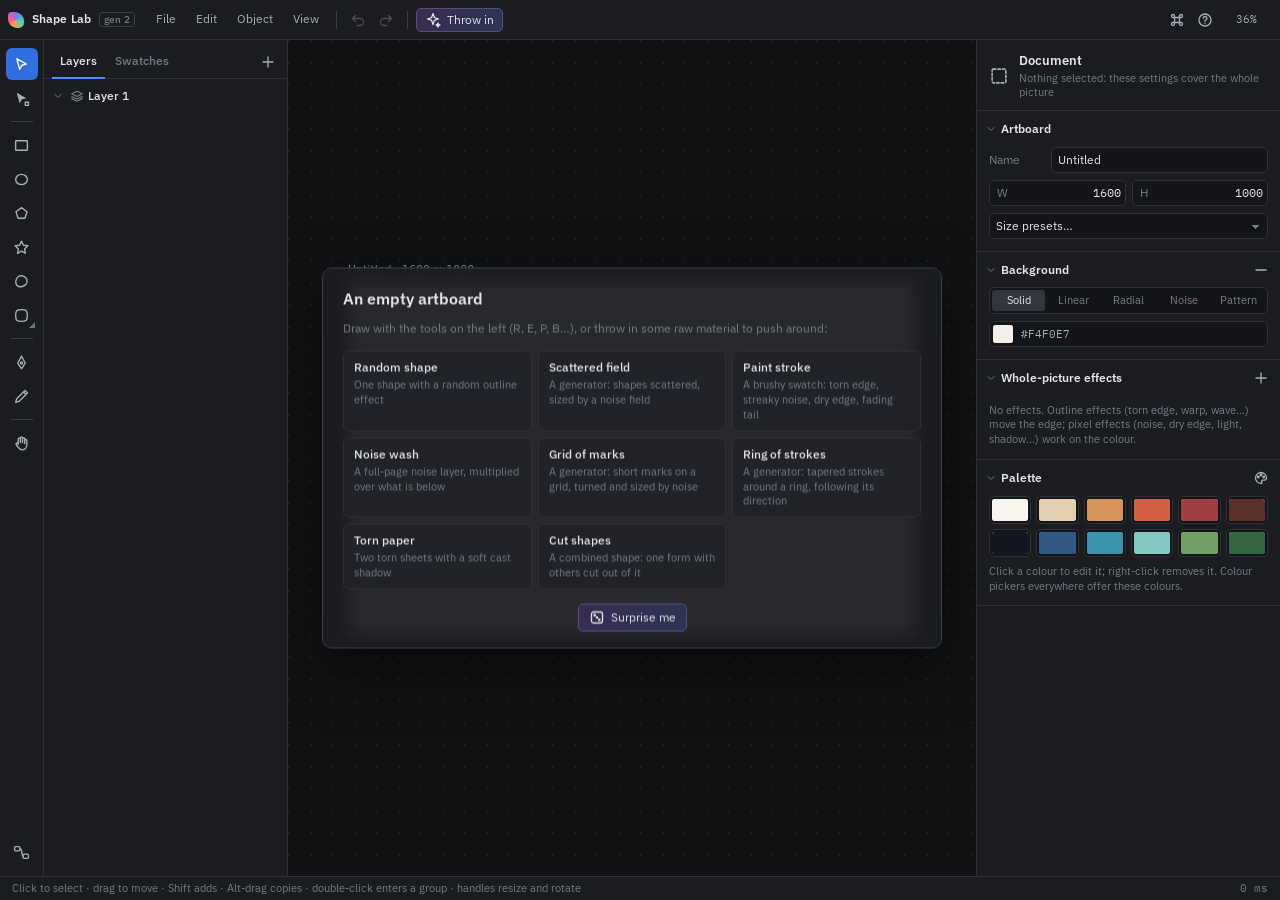
<file: index.html>
<!doctype html>
<html lang="en">
<head>
  <meta charset="utf-8">
  <meta name="viewport" content="width=device-width, initial-scale=1">
  <title>Shape Lab</title>
  <link rel="preconnect" href="https://fonts.googleapis.com">
  <link href="https://fonts.googleapis.com/css2?family=IBM+Plex+Sans:wght@400;500;600&family=IBM+Plex+Mono:wght@400;500&display=swap" rel="stylesheet">
  <link rel="stylesheet" href="styles.css">
</head>
<body>
  <div id="app"></div>
  <script src="vendor/clipper.js"></script>
  <script type="module" src="src/main.js"></script>
</body>
</html>
</file>
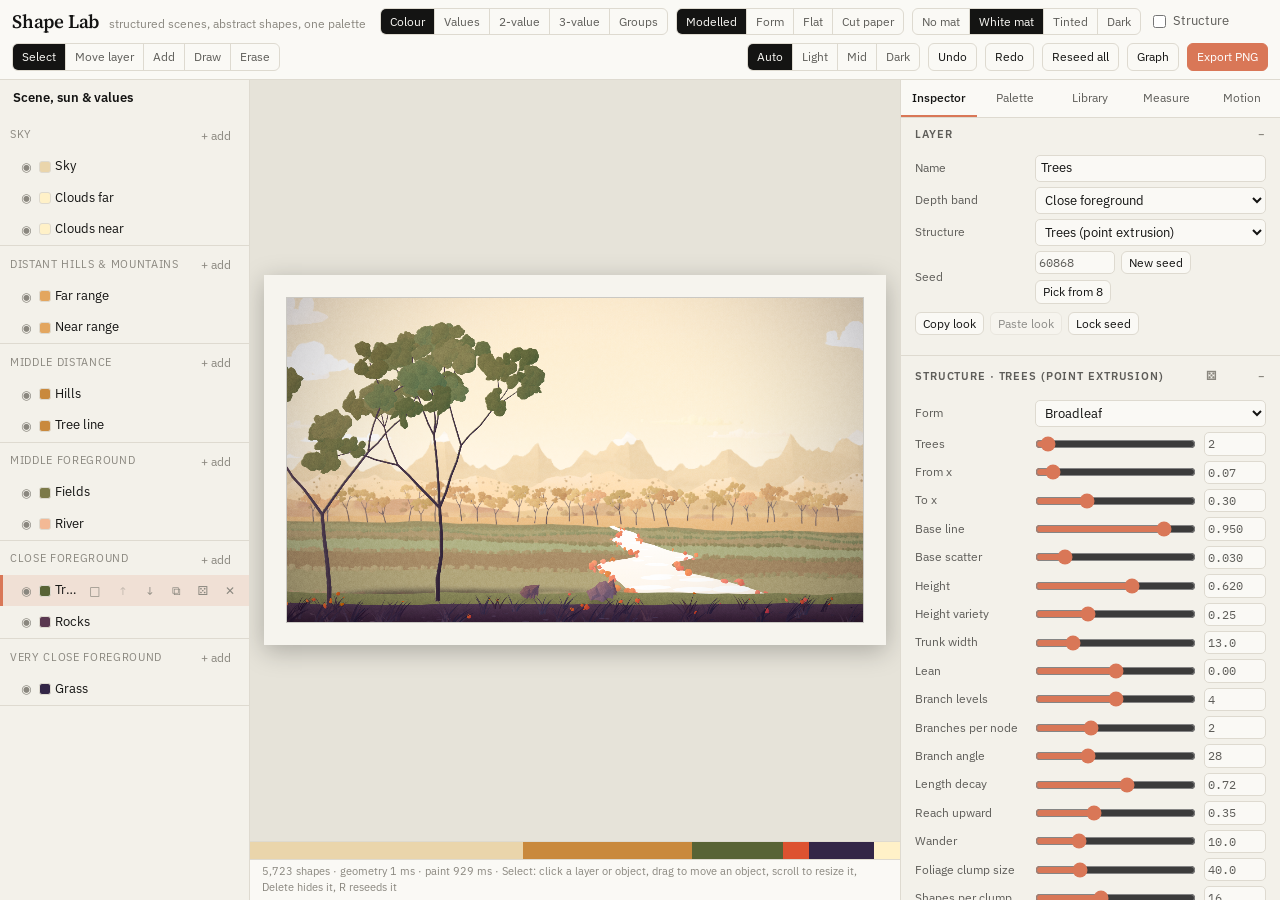
<file: explorations/gen1-scene-builder/index.html>
<!doctype html>
<html lang="en">
<head>
  <meta charset="utf-8" />
  <meta name="viewport" content="width=device-width, initial-scale=1" />
  <title>Shape Lab</title>
  <link rel="icon" href="data:," />
  <link rel="preconnect" href="https://fonts.googleapis.com" />
  <link rel="preconnect" href="https://fonts.gstatic.com" crossorigin />
  <link rel="stylesheet" href="https://fonts.googleapis.com/css2?family=IBM+Plex+Mono:wght@400;500&family=IBM+Plex+Sans:wght@400;500;600&family=Source+Serif+4:opsz,wght@8..60,500;8..60,600&display=swap" />
  <link rel="stylesheet" href="styles.css" />
</head>
<body>
  <header class="topbar">
    <div class="brand"><h1>Shape Lab</h1><span>structured scenes, abstract shapes, one palette</span></div>
    <div class="seg" id="viewModes" role="group" aria-label="View">
      <button data-view="color" class="on">Colour</button>
      <button data-view="value">Values</button>
      <button data-view="notan2">2-value</button>
      <button data-view="notan3">3-value</button>
      <button data-view="groups">Groups</button>
    </div>
    <div class="seg" id="renderModes" role="group" aria-label="Rendering">
      <button data-render="modelled" title="Full light: rounded and faceted modelling, volumes">Modelled</button>
      <button data-render="form" title="Three ramp steps across each shape">Form</button>
      <button data-render="flat" title="One colour per shape">Flat</button>
      <button data-render="paper" title="Flat shapes throwing small paper shadows">Cut paper</button>
    </div>
    <div class="seg" id="matModes" role="group" aria-label="Mat">
      <button data-mat="none">No mat</button><button data-mat="white">White mat</button><button data-mat="tint">Tinted</button><button data-mat="dark">Dark</button>
    </div>
    <label class="chk"><input type="checkbox" id="ovStructure" /> Structure</label>
    <div class="seg" id="tools" role="group" aria-label="Canvas tool">
      <button data-tool="select" title="Select and drag objects (V)">Select</button>
      <button data-tool="move" title="Drag the selected layer (M)">Move layer</button>
      <button data-tool="add" title="Click to add objects (A)">Add</button>
      <button data-tool="draw" title="Draw a shape (D)">Draw</button>
      <button data-tool="erase" title="Click to hide objects (E)">Erase</button>
    </div>
    <div class="spacer"></div>
    <div class="seg" id="skins" role="group" aria-label="Interface theme">
      <button data-skin="auto">Auto</button><button data-skin="light">Light</button><button data-skin="mid">Mid</button><button data-skin="dark">Dark</button>
    </div>
    <button id="btnUndo" title="Undo (Ctrl+Z)">Undo</button>
    <button id="btnRedo" title="Redo (Ctrl+Shift+Z)">Redo</button>
    <button id="btnReseed" title="New random seed for every unlocked layer">Reseed all</button>
    <button id="btnGraph" class="toggle">Graph</button>
    <button id="btnPng" class="primary">Export PNG</button>
  </header>
  <main class="workspace">
    <aside class="panel left" id="layerPanel"></aside>
    <section class="stage">
      <div class="canvas-wrap"><div id="mat"><canvas id="view" width="1600" height="900"></canvas></div></div>
      <div class="strip" id="strip" title="The palette at its target shares"></div>
      <div class="status" id="status"></div>
    </section>
    <aside class="panel right">
      <div class="tabs">
        <button data-tab="inspect" class="on">Inspector</button>
        <button data-tab="palette">Palette</button>
        <button data-tab="library">Library</button>
        <button data-tab="measure">Measure</button>
        <button data-tab="motion">Motion</button>
      </div>
      <div id="inspector" class="tabbody"></div>
      <div id="palette" class="tabbody" hidden></div>
      <div id="library" class="tabbody" hidden></div>
      <div id="measure" class="tabbody" hidden></div>
      <div id="motion" class="tabbody" hidden></div>
    </aside>
  </main>
  <section class="drawer" id="graphDrawer" hidden>
    <div id="graphEditor"></div>
  </section>
  <div class="modal" id="gallery" hidden>
    <div class="modal-box">
      <div class="modal-head"><h3>Pick a seed</h3><span><button class="more">Show 7 more</button> <button class="close">Close</button></span></div>
      <div class="grid"></div>
    </div>
  </div>
  <script type="module" src="src/main.js"></script>
</body>
</html>
</file>
<file: styles.css>
:root {
  --bg0: #141518;
  --bg1: #1b1c20;
  --bg2: #222328;
  --bg3: #2b2d33;
  --bg4: #34363d;
  --line: #2f3137;
  --line2: #3b3e45;
  --tx: #e3e5e9;
  --tx2: #a9adb6;
  --tx3: #767b85;
  --accent: #4d8dff;
  --accent2: #2f6fe0;
  --warm: #f0a24b;
  --pink: #ff4fa3;
  --ok: #4fd1a5;
  --r: 5px;
  --dock-h: 300px;
  --font: 'IBM Plex Sans', system-ui, -apple-system, 'Segoe UI', sans-serif;
  --mono: 'IBM Plex Mono', ui-monospace, monospace;
  color-scheme: dark;
}
* { box-sizing: border-box; }
html, body { height: 100%; margin: 0; }
body {
  background: var(--bg0);
  color: var(--tx);
  font: 12px/1.35 var(--font);
  overflow: hidden;
  -webkit-font-smoothing: antialiased;
  user-select: none;
}
button { font: inherit; color: inherit; }
[hidden] { display: none !important; }
.grow { flex: 1; }
.muted { color: var(--tx3); }
.small { font-size: 11px; }
.pad { padding: 10px 12px; }
.mono { font-family: var(--mono); font-size: 11px; }

#app {
  height: 100%;
  display: grid;
  grid-template-columns: 44px 244px minmax(0, 1fr) 304px;
  grid-template-rows: 40px minmax(0, 1fr) 24px;
  grid-template-areas: 'top top top top' 'tools left center right' 'status status status status';
}

/* ---------------- top bar ---------------- */
.topbar {
  grid-area: top;
  display: flex; align-items: center; gap: 2px;
  padding: 0 8px;
  background: var(--bg1);
  border-bottom: 1px solid var(--line);
}
.brand { display: flex; align-items: center; gap: 8px; font-weight: 600; margin-right: 10px; letter-spacing: 0.01em; }
.brand .logo { width: 16px; height: 16px; border-radius: 4px 9px 5px 9px; background: conic-gradient(from 200deg, #f0a24b, #ff4fa3, #4d8dff, #4fd1a5, #f0a24b); }
.brand .gen { font-weight: 500; font-size: 10px; color: var(--tx3); border: 1px solid var(--line2); border-radius: 3px; padding: 0 4px; }
.menu-btn { background: none; border: 0; padding: 5px 9px; border-radius: var(--r); color: var(--tx2); cursor: default; }
.menu-btn:hover { background: var(--bg3); color: var(--tx); }
.topbar .sep { width: 1px; height: 18px; background: var(--line2); margin: 0 6px; }
.zoom-label { background: none; border: 0; color: var(--tx2); font-family: var(--mono); font-size: 11px; min-width: 52px; padding: 4px 6px; border-radius: var(--r); }
.zoom-label:hover { background: var(--bg3); }

/* ---------------- buttons ---------------- */
.icon-btn {
  display: inline-grid; place-items: center;
  width: 26px; height: 26px; padding: 0;
  background: none; border: 0; border-radius: var(--r);
  color: var(--tx2);
}
.icon-btn:hover:not(:disabled) { background: var(--bg3); color: var(--tx); }
.icon-btn:disabled { opacity: 0.35; }
.icon-btn.on { color: var(--accent); }
.icon-btn.tiny { width: 20px; height: 20px; }
.icon-btn.big { width: 34px; height: 30px; background: var(--bg3); }
.icon-btn.big .ic { width: 18px; height: 18px; }
.ic { width: 16px; height: 16px; fill: none; stroke: currentColor; stroke-width: 1.3; stroke-linecap: round; stroke-linejoin: round; flex: none; }
.ic.rot90 { transform: rotate(90deg); }
.btn {
  display: inline-flex; align-items: center; gap: 6px;
  height: 28px; padding: 0 10px;
  background: var(--bg3); border: 1px solid var(--line2); border-radius: var(--r);
  color: var(--tx); white-space: nowrap;
}
.btn:hover:not(:disabled) { background: var(--bg4); }
.btn:disabled { opacity: 0.4; }
.btn.small { height: 24px; padding: 0 8px; font-size: 11.5px; }
.btn.primary { background: var(--accent2); border-color: var(--accent); }
.btn.primary:hover { background: var(--accent); }
.btn.accent { background: linear-gradient(135deg, #3a2b52, #2b3552); border-color: #57507a; }
.btn.accent:hover { background: linear-gradient(135deg, #47345f, #33406a); }
.btn.ghost { background: none; border-color: transparent; color: var(--tx2); }
.btn.ghost:hover { background: var(--bg3); color: var(--tx); }
.btn-row { display: flex; gap: 6px; align-items: center; }
.btn-row.wrap { flex-wrap: wrap; }
.btn-row.end { justify-content: flex-end; }
.btn-row.centered { justify-content: center; }
.btn-row .sp { width: 8px; }

/* ---------------- tool strip ---------------- */
.toolstrip {
  grid-area: tools;
  display: flex; flex-direction: column; align-items: center; gap: 2px;
  padding: 8px 0;
  background: var(--bg1); border-right: 1px solid var(--line);
}
.tool {
  position: relative;
  width: 32px; height: 32px; display: grid; place-items: center;
  background: none; border: 0; border-radius: 6px; color: var(--tx2);
}
.tool:hover { background: var(--bg3); color: var(--tx); }
.tool.on { background: var(--accent2); color: #fff; }
.tool .ic { width: 17px; height: 17px; }
.tool-more { position: absolute; right: 3px; bottom: 3px; border: 3px solid transparent; border-right-color: currentColor; border-bottom-color: currentColor; opacity: 0.6; }
.tool-sep { width: 22px; height: 1px; background: var(--line2); margin: 5px 0; }

/* ---------------- side panels ---------------- */
.panel { background: var(--bg1); min-height: 0; display: flex; flex-direction: column; }
.panel.left { grid-area: left; border-right: 1px solid var(--line); }
.panel.right { grid-area: right; border-left: 1px solid var(--line); }
.tabs { display: flex; align-items: center; gap: 2px; padding: 6px 6px 0 8px; border-bottom: 1px solid var(--line); }
.tab { background: none; border: 0; padding: 7px 8px 8px; color: var(--tx3); font-weight: 500; border-bottom: 2px solid transparent; margin-bottom: -1px; }
.tab:hover { color: var(--tx2); }
.tab.on { color: var(--tx); border-bottom-color: var(--accent); }
.tab-body { flex: 1; overflow: auto; min-height: 0; }
.inspector { flex: 1; overflow-y: auto; overflow-x: hidden; min-height: 0; padding-bottom: 40px; }
.inspector::-webkit-scrollbar, .tab-body::-webkit-scrollbar { width: 8px; }
.inspector::-webkit-scrollbar-thumb, .tab-body::-webkit-scrollbar-thumb { background: var(--bg4); border-radius: 4px; }

/* ---------------- layers tree ---------------- */
.tree { padding: 4px 0; outline: none; }
.tree-row {
  display: flex; align-items: center; gap: 4px;
  height: 26px; padding-right: 4px;
  color: var(--tx2); cursor: default; position: relative;
}
.tree-row:hover { background: var(--bg2); }
.tree-row.sel { background: #243451; color: var(--tx); }
.tree-row.layer { color: var(--tx); font-weight: 500; }
.tree-row.dim .tree-name, .tree-row.dim .tree-ic { opacity: 0.45; }
.tree-row[data-drop='above']::before, .tree-row[data-drop='below']::after { content: ''; position: absolute; left: 8px; right: 4px; height: 2px; background: var(--accent); }
.tree-row[data-drop='above']::before { top: -1px; }
.tree-row[data-drop='below']::after { bottom: -1px; }
.tree-row[data-drop='in'] { outline: 1px solid var(--accent); outline-offset: -1px; }
.tree-caret { width: 16px; height: 16px; display: grid; place-items: center; background: none; border: 0; padding: 0; color: var(--tx3); flex: none; }
.tree-caret .ic { width: 12px; height: 12px; transition: transform 0.12s; }
.tree-caret.open .ic { transform: rotate(90deg); }
.tree-ic { color: var(--tx3); width: 14px; height: 14px; }
.tree-name { white-space: nowrap; overflow: hidden; text-overflow: ellipsis; min-width: 0; }
.tree-btn { width: 22px; height: 22px; display: grid; place-items: center; background: none; border: 0; border-radius: 4px; color: var(--tx3); opacity: 0; padding: 0; }
.tree-btn .ic { width: 14px; height: 14px; }
.tree-row:hover .tree-btn, .tree-btn.on { opacity: 1; }
.tree-btn:hover { color: var(--tx); background: var(--bg3); }
.badge { color: var(--tx3); display: inline-grid; }
.badge .ic { width: 12px; height: 12px; }
.badge.mask { color: var(--warm); }
.tree-rename { flex: 1; min-width: 0; background: var(--bg0); border: 1px solid var(--accent); color: var(--tx); font: inherit; padding: 2px 4px; border-radius: 3px; outline: none; }

/* ---------------- inspector ---------------- */
.insp-head { display: flex; gap: 10px; align-items: center; padding: 12px 12px 10px; border-bottom: 1px solid var(--line); }
.insp-head > .ic { width: 20px; height: 20px; color: var(--tx2); }
.insp-title { font-weight: 600; font-size: 13px; }
.insp-sub { color: var(--tx3); font-size: 11px; margin-top: 1px; }
.insp-name { width: 100%; font-weight: 600; font-size: 13px !important; background: none !important; border-color: transparent !important; padding-left: 2px !important; }
.insp-name:hover, .insp-name:focus { border-color: var(--line2) !important; background: var(--bg0) !important; }
.sec { border-bottom: 1px solid var(--line); }
.sec-head { display: flex; align-items: center; padding: 4px 6px 4px 4px; }
.sec-toggle { flex: 1; display: flex; align-items: center; gap: 4px; background: none; border: 0; padding: 6px 4px; color: var(--tx); font-weight: 600; font-size: 11.5px; text-align: left; }
.sec-toggle .ic { width: 12px; height: 12px; color: var(--tx3); transition: transform 0.12s; }
.sec.open .sec-toggle .ic { transform: rotate(90deg); }
.sec-actions { display: flex; gap: 2px; }
.sec-body { display: none; padding: 0 12px 12px; flex-direction: column; gap: 7px; }
.sec.open .sec-body { display: flex; }
.grid2 { display: grid; grid-template-columns: 1fr 1fr; gap: 6px; }
.grid3 { display: grid; grid-template-columns: 1fr 1fr auto; gap: 6px; align-items: center; }
.row { display: flex; gap: 6px; align-items: center; }

/* number field */
.nf {
  display: flex; align-items: center;
  height: 26px; min-width: 0;
  background: var(--bg0); border: 1px solid var(--line); border-radius: var(--r);
}
.nf:hover { border-color: var(--line2); }
.nf:focus-within { border-color: var(--accent); }
.nf-label {
  flex: none; min-width: 22px; max-width: 58%; padding: 0 6px 0 7px;
  color: var(--tx3); cursor: ew-resize; white-space: nowrap; overflow: hidden; text-overflow: ellipsis;
  line-height: 24px;
}
.nf-label:hover { color: var(--tx); }
.nf-input { flex: 1; min-width: 0; width: 100%; background: none; border: 0; outline: none; color: var(--tx); font: 11.5px var(--mono); padding: 0 4px 0 0; text-align: right; }
.nf-unit { color: var(--tx3); padding-right: 6px; font-size: 11px; }
.nf .icon-btn.tiny { margin-right: 2px; }
.nf.compact { height: 22px; }
.nf.compact .nf-label { line-height: 20px; }

.field { display: flex; align-items: center; gap: 8px; min-width: 0; }
.field-label { color: var(--tx3); min-width: 54px; flex: none; white-space: nowrap; overflow: hidden; text-overflow: ellipsis; max-width: 45%; }
.field > :last-child { flex: 1; min-width: 0; }
.sel, .txt {
  height: 26px; min-width: 0; width: 100%;
  background: var(--bg0); border: 1px solid var(--line); border-radius: var(--r);
  color: var(--tx); font: inherit; padding: 0 6px; outline: none;
}
.sel:hover, .txt:hover { border-color: var(--line2); }
.sel:focus, .txt:focus { border-color: var(--accent); }
.sel { appearance: none; background-image: linear-gradient(45deg, transparent 50%, var(--tx3) 50%), linear-gradient(135deg, var(--tx3) 50%, transparent 50%); background-position: calc(100% - 11px) 11px, calc(100% - 7px) 11px; background-size: 4px 4px; background-repeat: no-repeat; padding-right: 18px; }
.txt { user-select: text; }
.toggle { display: flex; align-items: center; gap: 8px; cursor: pointer; color: var(--tx2); min-height: 22px; }
.toggle input { display: none; }
.toggle-ui { width: 26px; height: 15px; border-radius: 8px; background: var(--bg4); position: relative; flex: none; transition: background 0.12s; }
.toggle-ui::after { content: ''; position: absolute; left: 2px; top: 2px; width: 11px; height: 11px; border-radius: 50%; background: #c9ccd3; transition: transform 0.12s; }
.toggle input:checked + .toggle-ui { background: var(--accent2); }
.toggle input:checked + .toggle-ui::after { transform: translateX(11px); background: #fff; }
.seg { display: flex; background: var(--bg0); border: 1px solid var(--line); border-radius: var(--r); padding: 2px; gap: 2px; flex-wrap: wrap; }
.seg-btn { flex: 1; background: none; border: 0; border-radius: 3px; padding: 3px 5px; color: var(--tx3); font-size: 11px; display: grid; place-items: center; white-space: nowrap; }
.seg-btn:hover { color: var(--tx); }
.seg-btn.on { background: var(--bg4); color: var(--tx); }

/* colour button */
.color-btn { display: flex; align-items: center; gap: 8px; height: 26px; width: 100%; background: var(--bg0); border: 1px solid var(--line); border-radius: var(--r); padding: 0 6px 0 3px; min-width: 0; }
.color-btn:hover { border-color: var(--line2); }
.chip { width: 20px; height: 18px; border-radius: 3px; background: repeating-conic-gradient(#888 0 25%, #ccc 0 50%) 0 0/8px 8px; overflow: hidden; flex: none; box-shadow: inset 0 0 0 1px rgba(255, 255, 255, 0.12); }
.chip-fill { display: block; width: 100%; height: 100%; }
.chip-hex { font: 11px var(--mono); color: var(--tx2); white-space: nowrap; overflow: hidden; }
.pal-grid { display: grid; grid-template-columns: repeat(6, 1fr); gap: 5px; }
.pal-chip { padding: 2px; height: 28px; justify-content: center; }
.pal-chip .chip { width: 100%; height: 22px; }
.pal-chip .chip-hex { display: none; }

/* paint editor */
.paint { display: flex; flex-direction: column; gap: 7px; }
.stops-editor { display: flex; flex-direction: column; gap: 5px; }
.ramp-bar { height: 16px; border-radius: 3px; box-shadow: inset 0 0 0 1px rgba(255, 255, 255, 0.1); }
.stops { display: flex; flex-direction: column; gap: 4px; }
.stop { display: grid; grid-template-columns: 1fr 84px 22px; gap: 5px; align-items: center; }

/* effect cards */
.fx-list { display: flex; flex-direction: column; gap: 5px; }
.fx-card { background: var(--bg2); border: 1px solid var(--line); border-radius: 6px; }
.fx-card.off .fx-title span:first-of-type { color: var(--tx3); text-decoration: line-through; }
.fx-head { display: flex; align-items: center; gap: 4px; padding: 3px 3px 3px 7px; }
.fx-head input[type='checkbox'] { accent-color: var(--accent); margin: 0; }
.fx-title { flex: 1; min-width: 0; display: flex; align-items: center; gap: 5px; background: none; border: 0; padding: 4px 2px; text-align: left; font-weight: 500; }
.fx-title .ic { width: 11px; height: 11px; color: var(--tx3); transition: transform 0.12s; }
.fx-title span:first-of-type { overflow: hidden; text-overflow: ellipsis; white-space: nowrap; }
.tag { font-size: 9.5px; font-weight: 500; padding: 0 5px; border-radius: 8px; letter-spacing: 0.02em; flex: none; }
.tag.geom { background: #1d3354; color: #8db8ff; }
.tag.raster { background: #3d2a19; color: #f0b27a; }
.fx-actions { display: flex; opacity: 0.5; }
.fx-card:hover .fx-actions { opacity: 1; }
.fx-body { display: flex; flex-direction: column; gap: 6px; padding: 2px 8px 9px; }

/* align icons (drawn with CSS) */
.al-ic { width: 16px; height: 14px; position: relative; display: block; }
.al-ic::before, .al-ic::after { content: ''; position: absolute; background: currentColor; border-radius: 1px; opacity: 0.85; }
.al-l::before { left: 2px; top: 2px; width: 9px; height: 4px; } .al-l::after { left: 2px; top: 8px; width: 13px; height: 4px; }
.al-c::before { left: 4px; top: 2px; width: 8px; height: 4px; } .al-c::after { left: 1px; top: 8px; width: 14px; height: 4px; }
.al-r::before { right: 2px; top: 2px; width: 9px; height: 4px; } .al-r::after { right: 2px; top: 8px; width: 13px; height: 4px; }
.al-t::before { top: 1px; left: 3px; width: 4px; height: 8px; } .al-t::after { top: 1px; left: 9px; width: 4px; height: 12px; }
.al-m::before { top: 3px; left: 3px; width: 4px; height: 8px; } .al-m::after { top: 1px; left: 9px; width: 4px; height: 12px; }
.al-b::before { bottom: 1px; left: 3px; width: 4px; height: 8px; } .al-b::after { bottom: 1px; left: 9px; width: 4px; height: 12px; }

/* ---------------- centre ---------------- */
.center { grid-area: center; display: flex; flex-direction: column; min-width: 0; min-height: 0; background: #0f1012; }
.stage { position: relative; flex: 1; min-height: 0; overflow: hidden; background: #111214 radial-gradient(circle at 1px 1px, #1c1e22 1px, transparent 0) 0 0/22px 22px; }
.vp-doc, .vp-ov { position: absolute; inset: 0; }
.vp-ov { touch-action: none; }
.dock { display: none; height: var(--dock-h); flex-direction: column; background: var(--bg1); border-top: 1px solid var(--line); position: relative; }
.dock-resize { display: none; height: 5px; margin-bottom: -3px; cursor: ns-resize; position: relative; z-index: 3; }
.dock-open .dock { display: flex; }
.dock-open .dock-resize { display: block; }
.dock-bar { display: flex; align-items: center; gap: 8px; height: 34px; padding: 0 6px 0 12px; border-bottom: 1px solid var(--line); color: var(--tx2); flex: none; }
.dock-title { font-weight: 600; color: var(--tx); }

/* empty state */
.empty-card {
  position: absolute; left: 50%; top: 50%; transform: translate(-50%, -50%);
  width: min(620px, calc(100% - 32px));
  background: rgba(27, 28, 32, 0.94); backdrop-filter: blur(8px);
  border: 1px solid var(--line2); border-radius: 10px; padding: 20px 20px 16px;
  box-shadow: 0 20px 60px rgba(0, 0, 0, 0.5);
  display: flex; flex-direction: column; gap: 10px;
  pointer-events: none;
}
.empty-card button { pointer-events: auto; }
.empty-title { font-size: 16px; font-weight: 600; }
.empty-grid { display: grid; grid-template-columns: repeat(auto-fill, minmax(180px, 1fr)); gap: 6px; margin: 4px 0; }
.empty-btn { display: flex; flex-direction: column; gap: 2px; text-align: left; padding: 8px 10px; background: var(--bg2); border: 1px solid var(--line); border-radius: 6px; }
.empty-btn:hover { background: var(--bg3); border-color: var(--line2); }
.eb-title { font-weight: 500; }
.eb-hint { color: var(--tx3); font-size: 11px; }

/* ---------------- graph editor ---------------- */
.graph-area {
  position: relative; flex: 1; overflow: hidden; outline: none;
  background: #16171a radial-gradient(circle at 1px 1px, #2a2c31 1px, transparent 0) 0 0/20px 20px;
}
.graph-world { position: absolute; left: 0; top: 0; transform-origin: 0 0; }
.graph-wires { position: absolute; left: 0; top: 0; width: 1px; height: 1px; overflow: visible; pointer-events: none; }
.graph-wires path { fill: none; stroke-width: 2; opacity: 0.85; }
.graph-empty { flex: 1; display: flex; flex-direction: column; gap: 10px; align-items: flex-start; justify-content: center; padding: 0 24px; max-width: 520px; }
.gnode {
  position: absolute; width: 196px;
  background: var(--bg2); border: 1px solid var(--line2); border-radius: 7px;
  box-shadow: 0 6px 18px rgba(0, 0, 0, 0.35);
}
.gnode.sel { border-color: var(--accent); box-shadow: 0 0 0 1px var(--accent), 0 6px 18px rgba(0, 0, 0, 0.35); }
.gnode.output { width: 150px; }
.gnode-head { display: flex; align-items: center; gap: 4px; padding: 5px 6px 5px 9px; border-top: 3px solid; border-radius: 6px 6px 0 0; background: var(--bg3); cursor: grab; position: relative; }
.gnode-title { font-weight: 600; flex: 1; white-space: nowrap; overflow: hidden; text-overflow: ellipsis; }
.gnode-count { font: 10px var(--mono); color: var(--tx3); background: var(--bg1); padding: 0 4px; border-radius: 6px; }
.gport { width: 11px; height: 11px; border-radius: 50%; border: 2px solid; flex: none; cursor: crosshair; }
.gport.out { position: absolute; right: -7px; top: 50%; margin-top: -5px; border-color: var(--bg1); }
.gport.in { margin-left: -15px; background: var(--bg1); }
.gport.ok { box-shadow: 0 0 0 3px rgba(255, 255, 255, 0.35); }
.gnode-in { display: flex; align-items: center; gap: 6px; padding: 4px 8px 0 9px; color: var(--tx2); font-size: 11px; }
.gnode-body { display: flex; flex-direction: column; gap: 4px; padding: 6px 8px 8px; }
.gnode-body .field-label { min-width: 0; max-width: 50%; font-size: 11px; }
.gnode-body .sel, .gnode-body .txt, .gnode-body .color-btn { height: 22px; font-size: 11px; }
.gnode-body .toggle { font-size: 11px; }

/* ---------------- swatches ---------------- */
.sw-bar { display: flex; gap: 6px; padding: 10px 10px 4px; }
.sw-head { padding: 12px 12px 6px; font-weight: 600; font-size: 11.5px; }
.sw-grid { display: grid; grid-template-columns: repeat(auto-fill, minmax(98px, 1fr)); gap: 6px; padding: 0 10px; }
.sw-thumb { display: flex; flex-direction: column; gap: 4px; padding: 4px; background: var(--bg2); border: 1px solid var(--line); border-radius: 6px; text-align: left; }
.sw-thumb:hover { border-color: var(--line2); background: var(--bg3); }
.sw-img { display: block; height: 70px; border-radius: 3px; background: repeating-conic-gradient(#2a2b30 0 25%, #222328 0 50%) 0 0/10px 10px; background-size: contain; background-repeat: no-repeat; background-position: center; }
.sw-img[style] { background-color: #2a2b30; }
.sw-name { font-size: 11px; color: var(--tx2); white-space: nowrap; overflow: hidden; text-overflow: ellipsis; }
.bake { display: flex; flex-direction: column; gap: 8px; width: 290px; }
.bake-prev { height: 150px; border-radius: 6px; background: repeating-conic-gradient(#2a2b30 0 25%, #222328 0 50%) 0 0/12px 12px; display: grid; place-items: center; overflow: hidden; }
.bake-prev img { max-width: 100%; max-height: 100%; }

/* ---------------- status ---------------- */
.status { grid-area: status; display: flex; align-items: center; gap: 16px; padding: 0 12px; background: var(--bg1); border-top: 1px solid var(--line); color: var(--tx3); font-size: 11px; white-space: nowrap; overflow: hidden; }

/* ---------------- popovers & menus ---------------- */
.popover {
  position: fixed; z-index: 100;
  background: var(--bg2); border: 1px solid var(--line2); border-radius: 8px;
  box-shadow: 0 16px 48px rgba(0, 0, 0, 0.55); padding: 8px;
  max-height: calc(100vh - 16px); overflow: auto;
}
.pop-title { font-weight: 600; font-size: 13px; margin-bottom: 2px; }
.menu { display: flex; flex-direction: column; min-width: 210px; }
.fx-menu .menu { min-width: 220px; }
.menu-item { display: flex; align-items: center; gap: 8px; background: none; border: 0; padding: 5px 8px; border-radius: 4px; text-align: left; color: var(--tx); }
.menu-item:hover:not(:disabled), .menu-item.hot { background: var(--accent2); }
.menu-item:disabled { color: var(--tx3); }
.menu-item .ic { color: var(--tx2); }
.menu-item:hover .ic { color: #fff; }
.menu-ic { width: 16px; flex: none; }
.menu-label { flex: 1; }
.menu-item kbd { font: 10.5px var(--mono); color: var(--tx3); }
.menu-item:hover kbd { color: #dfe8ff; }
.menu-sep { height: 1px; background: var(--line2); margin: 4px 2px; }
.menu-header { font-size: 10.5px; font-weight: 600; color: var(--tx3); text-transform: uppercase; letter-spacing: 0.06em; padding: 8px 8px 3px; }
.cmdp { width: 420px; display: flex; flex-direction: column; gap: 6px; }
.cmdp-in { height: 32px; font-size: 13px; }
.help { width: 560px; display: flex; flex-direction: column; gap: 6px; padding: 4px; }
.help-row { display: grid; grid-template-columns: 70px 1fr; gap: 10px; color: var(--tx2); }
.help-row b { color: var(--tx); font-weight: 600; }

/* colour picker */
.cp { display: flex; flex-direction: column; gap: 7px; width: 216px; }
.cp-plane-wrap { position: relative; width: 216px; height: 150px; border-radius: 4px; overflow: hidden; cursor: crosshair; }
.cp-plane { display: block; }
.cp-dot { position: absolute; width: 12px; height: 12px; margin: -6px 0 0 -6px; border-radius: 50%; border: 2px solid #fff; box-shadow: 0 0 0 1px rgba(0, 0, 0, 0.6); pointer-events: none; }
.cp-cap { display: flex; justify-content: space-between; color: var(--tx3); font-size: 10px; margin-top: -3px; }
.cp-strip { position: relative; height: 12px; border-radius: 6px; overflow: hidden; cursor: ew-resize; }
.cp-strip canvas { display: block; }
.cp-knob { position: absolute; top: 0; width: 6px; height: 12px; margin-left: -3px; border-radius: 2px; border: 2px solid #fff; box-shadow: 0 0 0 1px rgba(0, 0, 0, 0.6); pointer-events: none; }
.cp-fields { display: grid; grid-template-columns: 1fr 1fr; gap: 4px; }
.cp-row { display: flex; align-items: center; gap: 8px; }
.cp-row .field-label { min-width: 26px; }
.cp-hex { font-family: var(--mono); font-size: 11px; }
.cp-palette { display: grid; grid-template-columns: repeat(9, 1fr); gap: 3px; }
.cp-sw { height: 18px; border-radius: 3px; border: 0; box-shadow: inset 0 0 0 1px rgba(255, 255, 255, 0.12); padding: 0; }
.cp-sw.add { background: var(--bg3); color: var(--tx2); font-size: 13px; line-height: 16px; }

/* toasts */
.toasts { position: fixed; left: 50%; bottom: 40px; transform: translateX(-50%); display: flex; flex-direction: column; gap: 6px; align-items: center; z-index: 200; pointer-events: none; }
.toast { background: rgba(35, 36, 42, 0.96); border: 1px solid var(--line2); padding: 7px 14px; border-radius: 20px; box-shadow: 0 8px 24px rgba(0, 0, 0, 0.4); transition: opacity 0.3s, transform 0.3s; }
.toast.out { opacity: 0; transform: translateY(6px); }

/* ---------------- narrow screens ---------------- */
@media (max-width: 900px) {
  #app { grid-template-columns: 40px minmax(0, 1fr) 260px; grid-template-areas: 'top top top' 'tools center right' 'status status status'; }
  .panel.left { display: none; }
  .menu-btn, .brand .gen { display: none; }
}
@media (max-width: 620px) {
  #app { grid-template-columns: 40px minmax(0, 1fr); grid-template-rows: 40px minmax(0, 1fr) 42vh 24px; grid-template-areas: 'top top' 'tools center' 'right right' 'status status'; }
  .panel.right { border-left: 0; border-top: 1px solid var(--line); }
  .topbar .btn.accent span, .topbar .zoom-label { display: none; }
}

.confirm { width: 300px; display: flex; flex-direction: column; gap: 10px; padding: 4px; }
</file>
<file: explorations/gen1-scene-builder/styles.css>
/* Skins: dark (default tokens), light paper (as in Chroma Mat), mid grey. "Auto" follows the system. */
:root, body[data-skin='dark'] {
  --bg: #1f1e1d; --panel: #262624; --panel2: #2f2e2b; --line: #3b3a37;
  --text: #f0eee6; --dim: #b3b0a6; --ink3: #86837b; --stage: #161615;
  --accent: #d97757; --accent-ink: #e8906f; --accent-soft: rgba(217, 119, 87, 0.18); --accent2: #6fb3d2; --warn: #d9a441;
  color-scheme: dark;
}
@media (prefers-color-scheme: light) {
  body:not([data-skin]) {
    --bg: #faf9f5; --panel: #f3f1ea; --panel2: #ebe8de; --line: #dedad0;
    --text: #141413; --dim: #5e5d59; --ink3: #8a877f; --stage: #e6e3d9;
    --accent: #d97757; --accent-ink: #b8532f; --accent-soft: rgba(217, 119, 87, 0.14); --accent2: #3f7fc4; --warn: #b7791f;
    color-scheme: light;
  }
}
body[data-skin='light'] {
  --bg: #faf9f5; --panel: #f3f1ea; --panel2: #ebe8de; --line: #dedad0;
  --text: #141413; --dim: #5e5d59; --ink3: #8a877f; --stage: #e6e3d9;
  --accent: #d97757; --accent-ink: #b8532f; --accent-soft: rgba(217, 119, 87, 0.14); --accent2: #3f7fc4; --warn: #b7791f;
  color-scheme: light;
}
body[data-skin='mid'] {
  --bg: #3d3d3d; --panel: #474747; --panel2: #525252; --line: #5c5c5c;
  --text: #ececec; --dim: #c2c2c2; --ink3: #9a9a9a; --stage: #303030;
  --accent: #e08a6a; --accent-ink: #f0a07f; --accent-soft: rgba(224, 138, 106, 0.2); --accent2: #7fc0de; --warn: #e0b050;
  color-scheme: dark;
}
* { box-sizing: border-box; }
[hidden] { display: none !important; }
html, body { margin: 0; height: 100%; }
body {
  background: var(--bg); color: var(--text); display: flex; flex-direction: column; overflow: hidden;
  font: 13px/1.45 'IBM Plex Sans', system-ui, -apple-system, 'Segoe UI', sans-serif;
}
.mono, .num { font-family: 'IBM Plex Mono', ui-monospace, Menlo, Consolas, monospace; font-variant-numeric: tabular-nums; }
button, select, input, textarea { font: inherit; color: inherit; }
:focus-visible { outline: 2px solid var(--accent); outline-offset: 2px; }
button {
  background: var(--bg); border: 1px solid var(--line); border-radius: 6px;
  padding: 4px 9px; cursor: pointer; white-space: nowrap; font-size: 12px;
}
button:hover { border-color: var(--ink3); }
button.on, button.toggle.on { background: var(--text); color: var(--bg); border-color: var(--text); }
button.primary { background: var(--accent); border-color: var(--accent); color: #fff; }
button.small { padding: 2px 7px; font-size: 12px; }
button.ghost { background: transparent; border-color: transparent; color: var(--ink3); }
button.ghost:hover { color: var(--text); border-color: var(--line); }
button:disabled { opacity: 0.45; cursor: default; }
select, input[type='number'], input[type='text'], textarea {
  background: var(--bg); border: 1px solid var(--line); border-radius: 5px; padding: 3px 5px; min-width: 0;
}
textarea { width: 100%; resize: vertical; font: 11px 'IBM Plex Mono', monospace; }
input[type='color'] { width: 42px; height: 24px; border: 1px solid var(--line); border-radius: 5px; background: none; padding: 0; }
input[type='range'] { accent-color: var(--accent); width: 100%; min-width: 0; margin: 0; }

.topbar {
  display: flex; align-items: center; gap: 8px; padding: 8px 12px;
  background: var(--bg); border-bottom: 1px solid var(--line); flex-wrap: wrap;
}
.brand { display: flex; align-items: baseline; gap: 10px; margin-right: 6px; }
.brand h1 { font: 600 19px/1 'Source Serif 4', Georgia, serif; margin: 0; letter-spacing: -0.01em; }
.brand span { color: var(--ink3); font-size: 12px; }
.seg { display: inline-flex; border: 1px solid var(--line); border-radius: 6px; overflow: hidden; background: var(--bg); }
.seg button { border: 0; border-radius: 0; background: transparent; color: var(--dim); }
.seg button + button { border-left: 1px solid var(--line); }
.seg button.on { background: var(--text); color: var(--bg); }
.seg-wide { display: flex; flex-wrap: wrap; }
.seg-wide button { flex: 1; }
.chk { display: inline-flex; align-items: center; gap: 4px; color: var(--dim); }
.spacer { flex: 1; }

.workspace { flex: 1; min-height: 0; display: grid; grid-template-columns: 250px minmax(0, 1fr) 380px; }
.panel { background: var(--panel); overflow-y: auto; min-height: 0; }
.left { border-right: 1px solid var(--line); }
.right { border-left: 1px solid var(--line); display: flex; flex-direction: column; }
.stage { display: flex; flex-direction: column; min-width: 0; min-height: 0; background: var(--stage); }
.canvas-wrap { flex: 1; min-height: 0; display: flex; align-items: center; justify-content: center; padding: 14px; overflow: hidden; }
#mat { display: inline-block; line-height: 0; box-shadow: 0 6px 24px rgba(0, 0, 0, 0.25); }
#mat canvas { display: block; cursor: crosshair; outline: 1px solid rgba(0, 0, 0, 0.18); }
.strip { display: flex; height: 18px; border-top: 1px solid var(--line); }
.strip i { display: block; height: 100%; }
.status { padding: 4px 12px; color: var(--ink3); font-size: 11px; border-top: 1px solid var(--line); background: var(--bg); }

/* Layer stack */
.band { border-bottom: 1px solid var(--line); }
.band-head { display: flex; align-items: center; justify-content: space-between; padding: 7px 10px 4px; color: var(--ink3); font-size: 11px; text-transform: uppercase; letter-spacing: 0.06em; }
.layer-row { display: flex; align-items: center; gap: 4px; padding: 4px 6px 4px 10px; cursor: pointer; border-left: 3px solid transparent; }
.layer-row:hover { background: var(--panel2); }
.layer-row.sel { background: var(--accent-soft); border-left-color: var(--accent); }
.layer-row .name { flex: 1; min-width: 0; overflow: hidden; text-overflow: ellipsis; white-space: nowrap; }
.layer-row .kind { color: var(--ink3); font-size: 11px; }
.layer-row .eye { width: 22px; text-align: center; }
.layer-row.hidden .name { opacity: 0.45; text-decoration: line-through; }
.layer-row .acts { display: none; gap: 1px; }
.layer-row:hover .acts, .layer-row.sel .acts { display: inline-flex; }
.scene-row { padding: 9px 10px; font-weight: 600; }
.swatch { width: 12px; height: 12px; border-radius: 3px; flex: none; border: 1px solid var(--line); }

/* Right panel */
.tabs { display: flex; border-bottom: 1px solid var(--line); background: var(--bg); overflow-x: auto; }
.tabs button { flex: 1; border: 0; border-radius: 0; background: transparent; padding: 9px 4px; color: var(--dim); border-bottom: 2px solid transparent; }
.tabs button.on { background: transparent; color: var(--text); border-bottom-color: var(--accent); font-weight: 500; }
.tabbody { overflow-y: auto; flex: 1; min-height: 0; padding-bottom: 30px; }
details.sec { border-bottom: 1px solid var(--line); }
details.sec > summary { padding: 9px 14px; cursor: pointer; list-style: none; display: flex; align-items: center; gap: 6px;
  font: 600 11px 'IBM Plex Sans', sans-serif; letter-spacing: 0.08em; text-transform: uppercase; color: var(--dim); }
details.sec > summary::after { content: '+'; color: var(--ink3); margin-left: auto; }
details.sec[open] > summary::after { content: '\2212'; }
.sec-dice { margin-left: auto; }
.sec-dice + * { margin-left: 0; }
.sec-body { padding: 0 14px 12px; }
.note { color: var(--ink3); font-size: 11px; margin: 0 0 8px; line-height: 1.45; }
.lbl { color: var(--ink3); font-size: 11px; margin-bottom: 4px; }
.row { display: grid; grid-template-columns: 112px minmax(0, 1fr) 62px; align-items: center; gap: 8px; margin: 5px 0; }
.row label { color: var(--dim); font-size: 12px; line-height: 1.2; }
.row .num { width: 62px; padding: 2px 3px; font-size: 12px; text-align: right; color: var(--dim); }
.row input.num { text-align: left; }
.vg .row { grid-template-columns: 78px minmax(0, 1fr) 62px; }
.row.wide { grid-template-columns: 112px minmax(0, 1fr); }
.row select { width: 100%; }
.btnrow { display: flex; gap: 6px; flex-wrap: wrap; margin: 8px 0; align-items: center; }
.chips { display: flex; flex-wrap: wrap; gap: 5px; margin: 6px 0; }
.chip { border-radius: 999px; padding: 2px 9px; color: var(--dim); }
.chip.on { border-color: var(--accent); background: var(--accent-soft); color: var(--text); }
.vg { display: grid; grid-template-columns: 22px minmax(0, 1fr) 22px; gap: 6px; align-items: start; padding: 6px 0; border-top: 1px dashed var(--line); }
.vg .chip { width: 22px; height: 38px; border-radius: 4px; border: 1px solid var(--line); padding: 0; }
.vg-strip { display: flex; height: 26px; border-radius: 5px; overflow: hidden; margin: 6px 0 10px; border: 1px solid var(--line); }
.vg-strip div { flex: 1; display: flex; align-items: center; justify-content: center; font-size: 11px; }

/* Palette, measure and motion boxes (Chroma Mat style) */
section.box { padding: 12px 14px; border-bottom: 1px solid var(--line); display: grid; gap: 8px; }
section.box h2 { margin: 0; font: 600 11px/1 'IBM Plex Sans', sans-serif; letter-spacing: 0.08em; text-transform: uppercase; color: var(--dim); display: flex; align-items: center; gap: 8px; }
section.box h2 .sub { margin-left: auto; text-transform: none; letter-spacing: 0; font-weight: 400; color: var(--ink3); }
.roles { display: grid; gap: 3px; }
.role { display: grid; grid-template-columns: 40px 1fr auto auto; gap: 8px; align-items: center; padding: 4px; border-radius: 6px; border: 1px solid transparent; cursor: pointer; }
.role:hover { background: var(--panel2); }
.role.on { border-color: var(--accent); background: var(--accent-soft); }
.role .sw { height: 28px; border-radius: 4px; border: 1px solid var(--line); }
.role b { font-weight: 500; font-size: 12px; display: block; }
.role small { font-size: 11px; color: var(--ink3); }
.role .pct { font-size: 12px; color: var(--dim); }
.clip { color: var(--warn); font-size: 11px; }
.ramps { display: grid; gap: 3px; }
.ramp { display: grid; grid-template-columns: 64px repeat(5, 1fr); gap: 3px; align-items: center; font-size: 11px; color: var(--ink3); }
.ramp i { display: block; height: 20px; border-radius: 3px; }
.ramp i.base { outline: 2px solid var(--text); outline-offset: -2px; }
ul.checks { list-style: none; margin: 0; padding: 0; display: grid; gap: 6px; font-size: 12px; }
ul.checks li { display: grid; grid-template-columns: 18px 1fr; gap: 6px; }
ul.checks li span { font: 600 12px 'IBM Plex Mono', monospace; text-align: center; border-radius: 4px; }
ul.checks li.warn span { color: #fff; background: var(--warn); }
ul.checks li.ok span { color: var(--dim); }
.libh { margin: 8px 0 2px; font: 600 11px 'IBM Plex Sans', sans-serif; color: var(--ink3); letter-spacing: 0.06em; text-transform: uppercase; }
.pcard { display: grid; gap: 3px; padding: 7px; margin: 4px 0; border: 1px solid var(--line); border-radius: 6px; background: var(--bg); text-align: left; width: 100%; white-space: normal; }
.pcard:hover { border-color: var(--accent); }
.pcard.on { border-color: var(--accent); background: var(--accent-soft); }
.pcard b { font-size: 12px; font-weight: 500; }
.pcard small { font-size: 11px; color: var(--ink3); }
.pbar { display: flex; height: 16px; border-radius: 3px; overflow: hidden; }
.pbar i { display: block; height: 100%; }
.bars { display: grid; gap: 5px; }
.mbar { display: grid; grid-template-columns: 74px 1fr 76px; gap: 8px; align-items: center; font-size: 11px; color: var(--dim); }
.mtrack { position: relative; height: 12px; background: var(--panel2); border-radius: 3px; overflow: hidden; }
.mtrack i { position: absolute; top: 0; bottom: 0; left: 0; display: block; }
.mtrack u { position: absolute; top: -2px; bottom: -2px; width: 2px; background: var(--text); }
.hist { display: flex; align-items: flex-end; gap: 2px; height: 60px; border-bottom: 1px solid var(--line); }
.hist i { flex: 1; display: block; border-radius: 2px 2px 0 0; border: 1px solid var(--line); }
.wheel { width: 100%; max-width: 220px; justify-self: center; color: var(--text); }
.kcard { display: grid; grid-template-columns: 64px auto 1fr auto auto; gap: 6px; align-items: center; padding: 4px; border: 1px solid var(--line); border-radius: 6px; background: var(--bg); }
.kcard img { width: 64px; border-radius: 3px; display: block; }

/* Library tab */
.lib h3 { margin: 14px 14px 6px; font: 600 11px 'IBM Plex Sans', sans-serif; text-transform: uppercase; letter-spacing: 0.08em; color: var(--dim); }
.lib .card { margin: 6px 10px; padding: 8px 10px; background: var(--bg); border: 1px solid var(--line); border-radius: 7px; }
.lib .card h4 { margin: 0 0 4px; font-size: 13px; display: flex; gap: 6px; align-items: center; justify-content: space-between; }
.lib .card p { margin: 0; color: var(--ink3); line-height: 1.45; font-size: 12px; }
.lib .badge { font-size: 10px; padding: 1px 6px; border-radius: 9px; background: var(--panel2); color: var(--dim); font-weight: 500; }
.lib .badge.built { background: rgba(80, 160, 90, 0.18); color: #5aa56a; }
.lib .badge.part { background: rgba(200, 160, 60, 0.18); color: var(--warn); }
.lib .pad { padding: 0 10px; }
.lib .item { display: flex; gap: 6px; align-items: center; justify-content: space-between; padding: 4px 10px; }
.lib .cat { color: var(--accent2); font-size: 11px; margin: 12px 12px 2px; }

/* Graph drawer */
.drawer { height: 340px; border-top: 1px solid var(--line); background: var(--stage); display: flex; flex-direction: column; }
#graphEditor { flex: 1; min-height: 0; display: flex; flex-direction: column; }
.ge-bar { display: flex; gap: 8px; align-items: center; padding: 6px 10px; border-bottom: 1px solid var(--line); background: var(--bg); flex-wrap: wrap; }
.ge-bar .hint { color: var(--ink3); font-size: 11px; }
.ge-main { flex: 1; min-height: 0; display: flex; }
.ge-canvas { position: relative; flex: 1; overflow: hidden; background-color: var(--stage);
  background-image: radial-gradient(var(--line) 1px, transparent 1px); background-size: 18px 18px; touch-action: none; }
.ge-world { position: absolute; left: 0; top: 0; transform-origin: 0 0; }
.ge-links { position: absolute; left: 0; top: 0; width: 1px; height: 1px; overflow: visible; pointer-events: none; }
.ge-links path { fill: none; stroke: var(--ink3); stroke-width: 2; }
.ge-links path.hit { stroke: transparent; stroke-width: 12; pointer-events: stroke; cursor: pointer; }
.ge-links path.hit:hover + path, .ge-links path.temp { stroke: var(--accent); }
.ge-node { position: absolute; min-width: 150px; background: var(--panel); border: 1px solid var(--line); border-radius: 7px; box-shadow: 0 4px 14px rgba(0, 0, 0, 0.25); font-size: 12px; user-select: none; }
.ge-node.sel { border-color: var(--accent); }
.ge-node .hd { padding: 5px 8px; font-weight: 600; cursor: grab; display: flex; justify-content: space-between; align-items: center; border-radius: 7px 7px 0 0; }
.ge-node .hd .x { color: var(--ink3); cursor: pointer; padding: 0 3px; }
.ge-node[data-cat='Input'] .hd { background: rgba(74, 143, 216, 0.22); }
.ge-node[data-cat='Pattern'] .hd { background: rgba(155, 107, 214, 0.22); }
.ge-node[data-cat='Warp'] .hd { background: rgba(217, 119, 87, 0.25); }
.ge-node[data-cat='Math'] .hd { background: rgba(58, 168, 118, 0.22); }
.ge-node[data-cat='Output'] .hd { background: rgba(224, 162, 0, 0.28); }
.ge-node .pr { display: flex; align-items: center; gap: 6px; padding: 2px 8px; position: relative; min-height: 22px; }
.ge-node .pr.out { justify-content: flex-end; }
.ge-node .pr input { width: 60px; padding: 1px 3px; font-size: 11px; }
.ge-node .pr .lbl { color: var(--dim); flex: 1; margin: 0; font-size: 12px; }
.ge-node .pr.out .lbl { text-align: right; }
.port { width: 12px; height: 12px; border-radius: 50%; background: var(--bg); border: 2px solid var(--ink3); position: absolute; top: 50%; transform: translateY(-50%); cursor: crosshair; }
.port.in { left: -7px; }
.port.out { right: -7px; }
.port.linked { background: var(--accent2); border-color: var(--accent2); }
.ge-node .help { color: var(--ink3); font-size: 11px; padding: 0 8px 6px; }
.ge-node .body { padding-bottom: 5px; }
.ge-preview { width: 260px; border-left: 1px solid var(--line); padding: 8px; display: flex; flex-direction: column; gap: 6px; color: var(--ink3); font-size: 11px; }
.ge-preview canvas { width: 100%; background: #0e0e12; border-radius: 5px; }
.ge-menu { position: absolute; z-index: 5; background: var(--panel); border: 1px solid var(--line); border-radius: 7px; padding: 4px; box-shadow: 0 6px 20px rgba(0, 0, 0, 0.35); max-height: 280px; overflow-y: auto; }
.ge-menu button { display: block; width: 100%; text-align: left; border: 0; background: transparent; padding: 4px 10px; }
.ge-menu button:hover { background: var(--panel2); }
.ge-menu .c { color: var(--ink3); font-size: 11px; padding: 4px 10px 2px; }

/* Seed gallery */
.modal { position: fixed; inset: 0; background: rgba(0, 0, 0, 0.6); display: flex; align-items: center; justify-content: center; z-index: 20; padding: 16px; }
.modal-box { background: var(--panel); border: 1px solid var(--line); border-radius: 10px; padding: 12px; max-width: 1200px; width: 100%; max-height: 100%; overflow: auto; }
.modal-head { display: flex; justify-content: space-between; align-items: center; gap: 10px; margin-bottom: 10px; }
.modal-head h3 { margin: 0; font: 600 16px 'Source Serif 4', Georgia, serif; }
.modal .grid { display: grid; grid-template-columns: repeat(auto-fill, minmax(240px, 1fr)); gap: 10px; }
.thumb { display: flex; flex-direction: column; gap: 4px; padding: 4px; background: var(--bg); }
.thumb canvas { width: 100%; height: auto; border-radius: 4px; display: block; }
.thumb span { color: var(--ink3); font-size: 11px; }

@media (max-width: 900px) {
  body { overflow: auto; height: auto; }
  .workspace { display: flex; flex-direction: column; }
  .canvas-wrap { padding: 12px; }
  .left { border-right: 0; border-top: 1px solid var(--line); }
  .right { border-left: 0; border-top: 1px solid var(--line); }
  .drawer { height: 420px; }
  .ge-preview { display: none; }
}
@media (prefers-reduced-motion: reduce) { * { transition: none !important; } }
@media (max-width: 900px) { .stage { order: 0; } .left { order: 1; } .right { order: 2; } }
</file>
